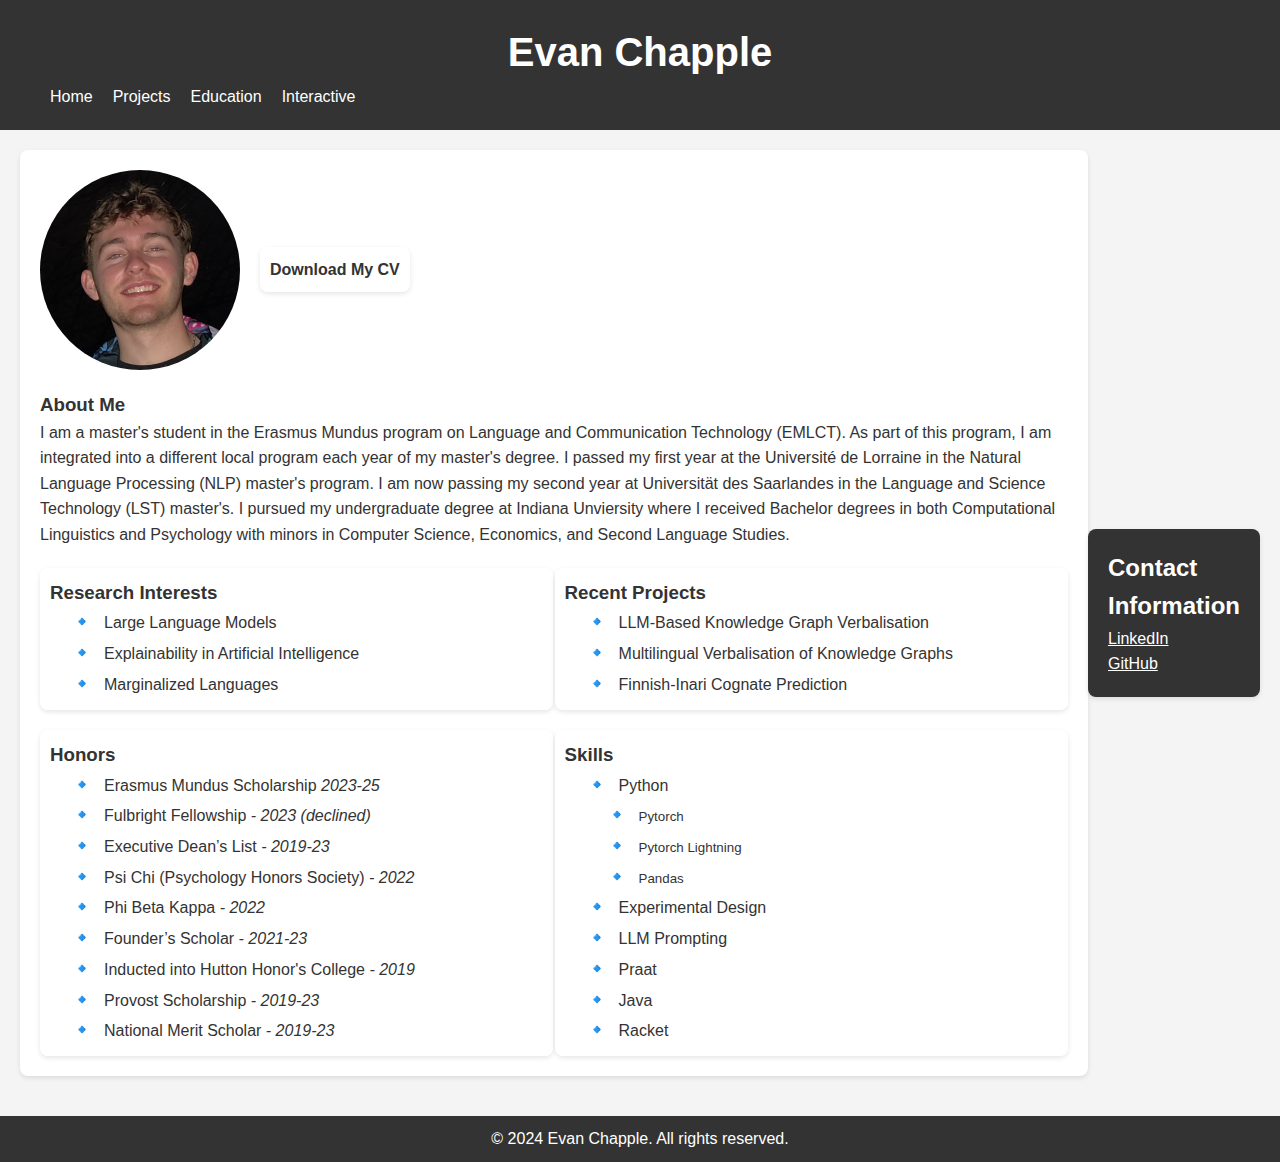
<file: index.html>
<!DOCTYPE HTML>
<html lang="en">
	<head>
		<meta charset="utf-8">
		<meta name="viewport" content="width=device-width, initial-scale=1.0">
		<meta name="author" content="Evan Chapple">
		<title>Evan Chapple | Homepage</title>
		<link rel="stylesheet" href="css/styles.css">
	</head>
	<body>
		<header>
			<div class="container">
				<h1>Evan Chapple</h1>
				<nav>
					<ul>
                        <li><a href="index.html">Home</a></li>
						<li><a href="project.html">Projects</a></li>
						<li><a href="education.html">Education</a></li>
                        <li><a href="interactive.html">Interactive</a></li>
					</ul>
				</nav>
			</div>
		</header>
		<main>
			<section id="about">
                <div class="profile">
				    <img src="imgs/self.jpeg" alt="A picture of myself">
                    <div class="cv-download">
                        <a href="cv/cv.pdf" download="Evan_Chapple_CV">Download My CV</a>
                    </div>
                </div>
                <div class="biography">
					<h3>About Me</h3>
					<p>I am a master's student in the Erasmus Mundus program on Language and Communication Technology (EMLCT). As part of this program, I am integrated into a different local program each year of my master's degree. I passed my first year at the Université de Lorraine in the Natural Language Processing (NLP) master's program. I am now passing my second year at Universität des Saarlandes in the Language and Science Technology (LST) master's. I pursued my undergraduate degree at Indiana Unviersity where I received Bachelor degrees in both Computational Linguistics and Psychology with minors in Computer Science, Economics, and Second Language Studies.</p>
                </div>
                <div class="subsections">
                    <div class="subsection">
                        <h3>Research Interests</h3>
                            <ul>
                                <li>Large Language Models</li>
                                <li>Explainability in Artificial Intelligence</li>
                                <li>Marginalized Languages</li>
                            </ul>
                    </div>
                    <div class="subsection">
                        <h3>Recent Projects</h3>
                        <ul>
                            <li>LLM-Based Knowledge Graph Verbalisation</li>
                            <li>Multilingual Verbalisation of Knowledge Graphs</li>
                            <li>Finnish-Inari Cognate Prediction</li>
                        </ul>
                    </div>
				</div>
                <div class="subsections">
                    <div class="subsection">
                        <h3>Honors</h3>
                            <ul>
                                <li>Erasmus Mundus Scholarship <i>2023-25</i></li>
                                <li>Fulbright Fellowship <i>- 2023 (declined)</i></li>
                                <li>Executive Dean’s List <i>- 2019-23</i></li>
                                <li>Psi Chi (Psychology Honors Society) <i>- 2022</i></li>
                                <li>Phi Beta Kappa <i>- 2022</i></li>
                                <li>Founder’s Scholar <i>- 2021-23</i></li>
                                <li>Inducted into Hutton Honor's College <i>- 2019</i></li>
                                <li>Provost Scholarship <i>- 2019-23</i></li>
                                <li>National Merit Scholar <i>- 2019-23</i></li>
                            </ul>
                    </div>
                    <div class="subsection">
                        <h3>Skills</h3>
                        <ul>
                            <li>Python
                                <ul>
                                    <li><span class="subtext">Pytorch</span></li>
                                    <li><span class="subtext">Pytorch Lightning</span></li>
                                    <li><span class="subtext">Pandas</span></li>
                                </ul>
                            </li>
                            <li>Experimental Design</li>
                            <li>LLM Prompting</li>
                            <li>Praat</li>
                            <li>Java</li>
                            <li>Racket</li>
                        </ul>
                    </div>
				</div>
			</section>
			<section id="contacts">
				<h2>Contact Information</h2>
				<ul>
					<li><a href="https://www.linkedin.com/in/evan-chapple-0b7a1aa6/">LinkedIn</a></li>
					<li><a href="https://github.com/evanpkchapple/">GitHub</a></li>
				</ul>
			</section>
		</main>
		<footer>
			<p>© 2024 Evan Chapple. All rights reserved.</p>
		</footer>
	</body>
</html>
</file>
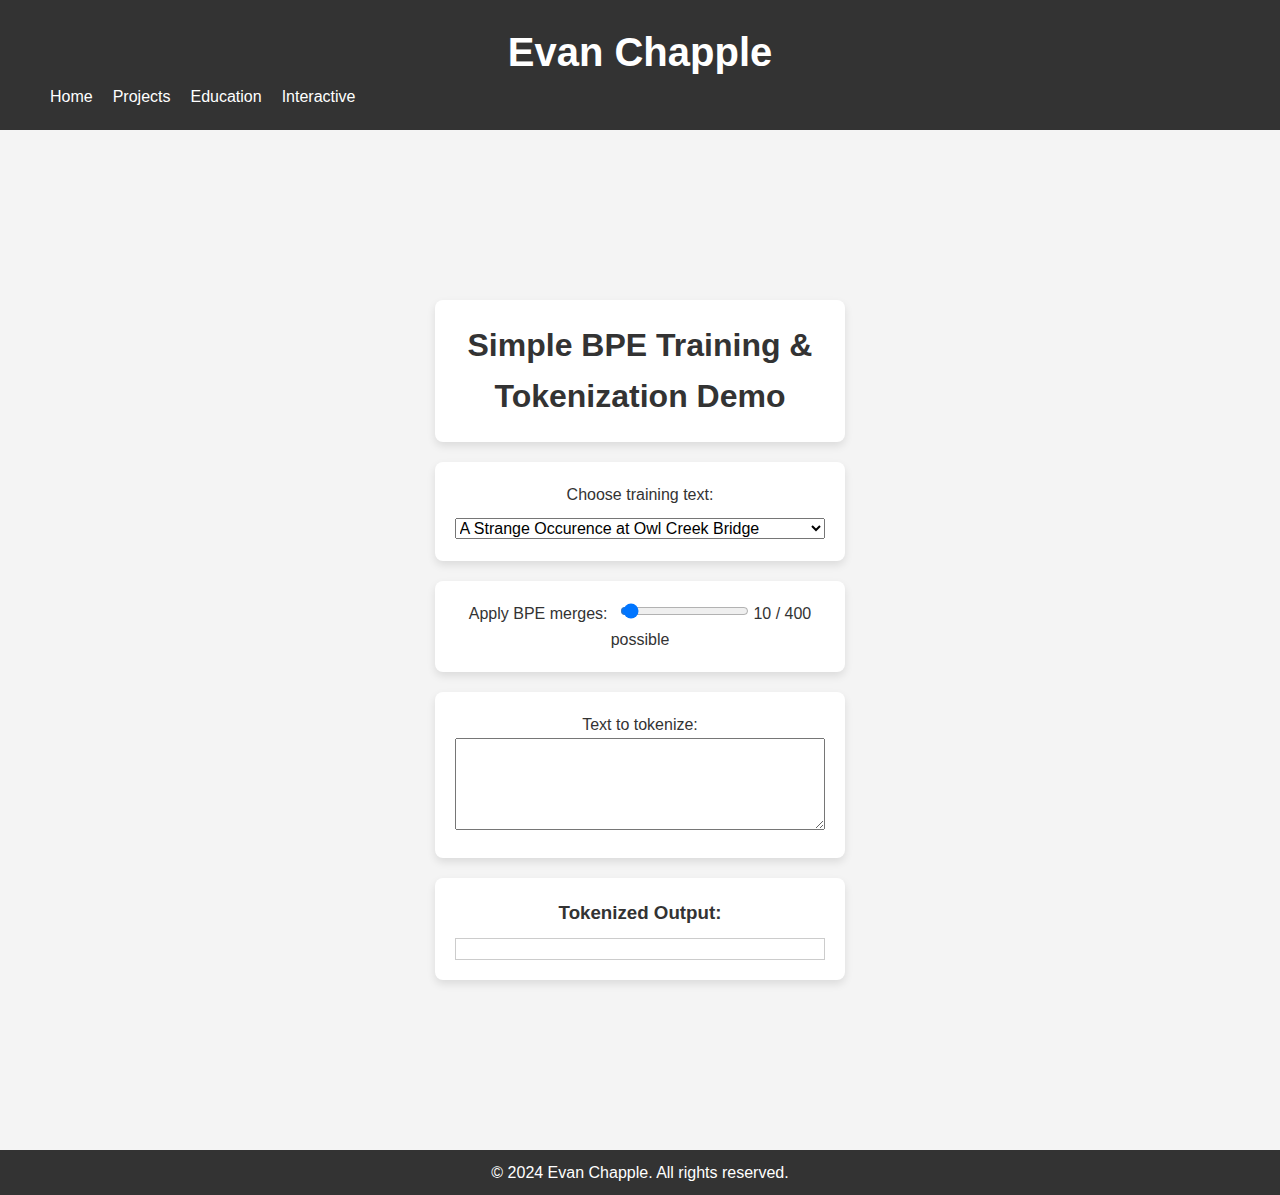
<file: interactive/byte-pair-encoding/index.html>
<!DOCTYPE html>
<html>
    <head>
        <meta charset="UTF-8">
        <Title>Game of Life</Title>
        <link rel="stylesheet" href="../../css/styles.css">
        <link rel="stylesheet" href="styles.css">
        <script src="bpe.js"></script>
        <meta name="viewport" content="width=device-width, initial-scale=1.0">
		<meta name="author" content="Evan Chapple">
    </head>
    <body>
        <header>
			<div class="container">
				<h1>Evan Chapple</h1>
				<nav>
					<ul>
                        <li><a href="../../index.html">Home</a></li>
						<li><a href="../../project.html">Projects</a></li>
						<li><a href="../../education.html">Education</a></li>
                        <li><a href="../../interactive.html">Interactive</a></li>
					</ul>
				</nav>
			</div>
		</header>
        <main>
            <div class="center-stack">
                <div class="box">
                    <h1>Simple BPE Training & Tokenization Demo</h1>
                </div>
                <div class="box">
                    <label for="trainFileSelect">Choose training text:</label>
                    <select id="trainFileSelect" onchange="trainTokenizer()">
                        <option value="data/A_Strange_Occurence_at_Owl_Creek_Bridge.txt">A Strange Occurence at Owl Creek Bridge</option>
                        <option value="data/Canada_Wiki.txt">Wikipedia Page of Canada</option>
                        <option value="data/US_Constitution.txt">The United States' Constitution</option>
                    </select>
                </div>
                <div class="box">
                    <label class="slider-label" for="bpeSlider">Apply BPE merges:</label>
                    <input
                    type="range"
                    id="bpeSlider"
                    min="0"
                    max="400"
                    step="1"
                    value="10"
                    oninput="updateSliderValue(); tokenizeInput()"
                    />
                    <span id="sliderValue">10</span> / <span id="maxMerges">400</span> possible
                </div>
                <div class="box">
                    <label for="inputText">Text to tokenize:</label><br>
                    <textarea
                    id="inputText"
                    rows="5"
                    oninput="tokenizeInput()"
                    ></textarea>
                </div>
                <div class="box">
                    <h3>Tokenized Output:</h3>
                    <div id="tokenizedOutput"></div>
                </div>
            </div>
        </main>      
        <footer>
            <p>© 2024 Evan Chapple. All rights reserved.</p>
        </footer>  
        </body>
        </html>
</file>
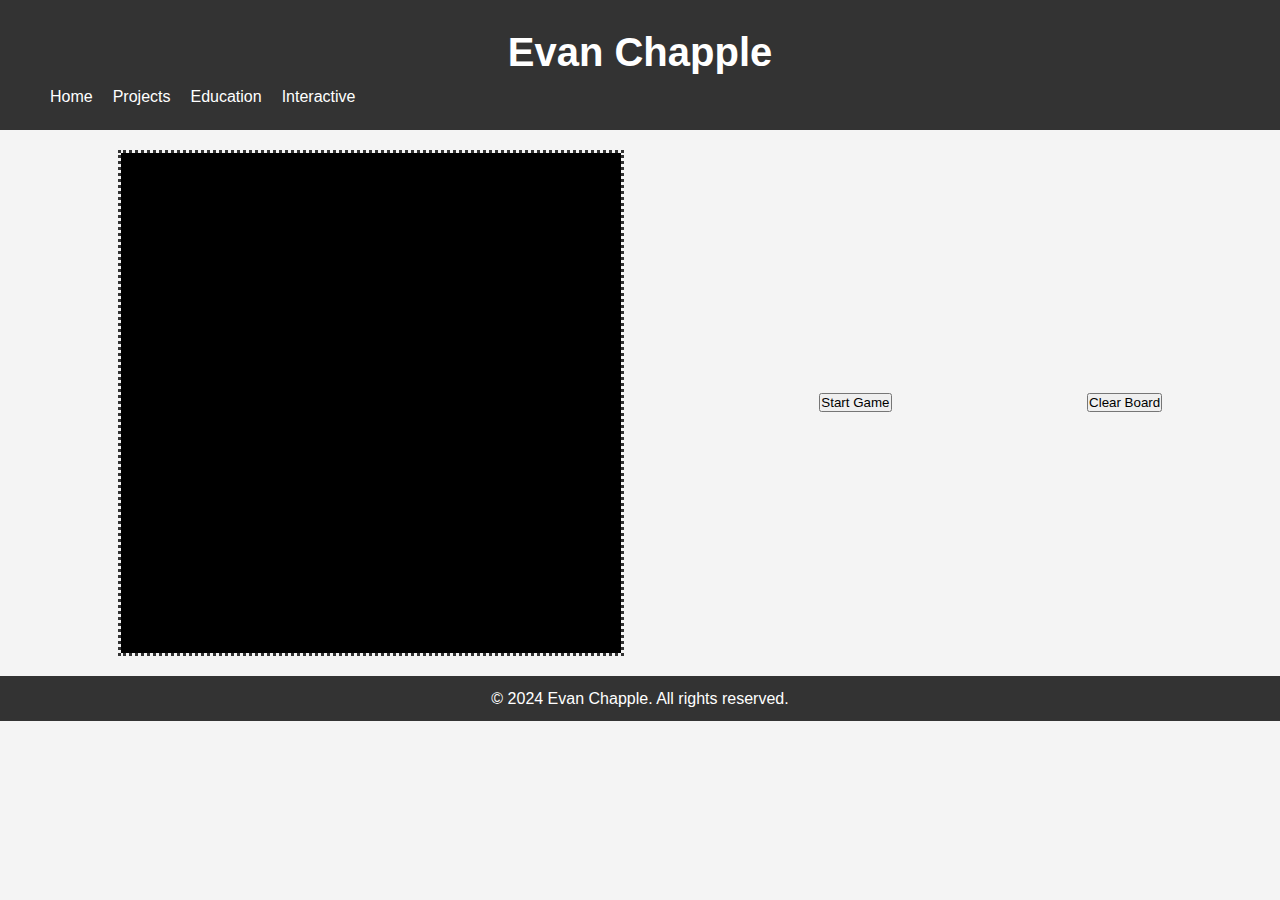
<file: interactive/game-of-life/index.html>
<!DOCTYPE html>
<html>
    <head>
        <meta charset="UTF-8">
        <Title>Game of Life</Title>
        <link rel="stylesheet" href="../../css/styles.css">
        <link rel="stylesheet" href="styles.css">
        <meta name="viewport" content="width=device-width, initial-scale=1.0">
		<meta name="author" content="Evan Chapple">
    </head>
    <body>
        <header>
			<div class="container">
				<h1>Evan Chapple</h1>
				<nav>
					<ul>
                        <li><a href="../../index.html">Home</a></li>
						<li><a href="../../project.html">Projects</a></li>
						<li><a href="../../education.html">Education</a></li>
                        <li><a href="../../interactive.html">Interactive</a></li>
					</ul>
				</nav>
			</div>
		</header>
        <main>
            <div id="board"></div>
            <button id="start-game" onclick="toggleGame()">Start Game</button>
            <button id="clear-game" onclick="clearBoard()">Clear Board</button>
            
            <script src="gol.js"></script>
        </main>
        <footer>
            <p>© 2024 Evan Chapple. All rights reserved.</p>
        </footer>
    </body>
</html>
</file>
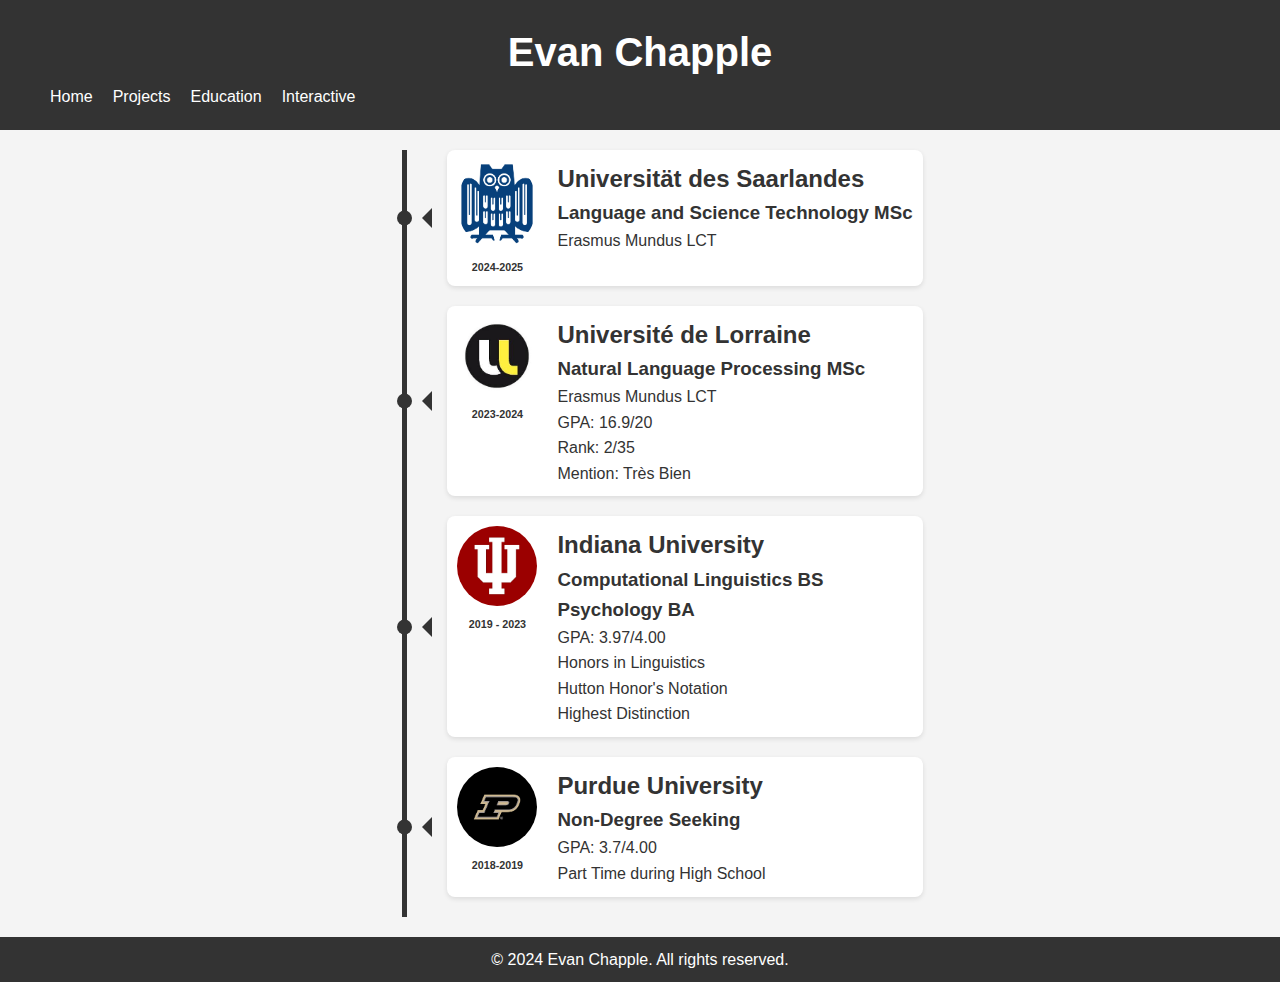
<file: education.html>
<!DOCTYPE HTML>
<html lang="en">
<head>
    <meta charset="utf-8">
    <meta name="viewport" content="width=device-width, initial-scale=1.0">
    <meta name="author" content="Evan Chapple">
    <title>Evan Chapple | Education</title>
    <link rel="stylesheet" href="css/styles.css">
</head>
<body>
    <header>
        <div class="container">
            <h1>Evan Chapple</h1>
            <nav>
                <ul>
                    <li><a href="index.html">Home</a></li>
                    <li><a href="project.html">Projects</a></li>
                    <li><a href="education.html">Education</a></li>
                    <li><a href="interactive.html">Interactive</a></li>
                </ul>
            </nav>
        </div>
    </header>
    <main>
        <div class="timeline">
            <div class="timeline-line"></div>
            <ul>
                <li>
                    <div class="timeline-arrow"></div>
                    <div class="timeline-content">
                        <div class="left-col">
                            <img src="imgs/uni-saarland.png" alt="Universität des Saarlandes" class="school-logo">
                            <h6>2024-2025</h6>
                        </div>
                        <div class="right-col">
                            <h2>Universität des Saarlandes</h2>
                            <h3>Language and Science Technology MSc</h3>
                            <p>Erasmus Mundus LCT</p>
                        </div>
                    </div>
                </li>
                <li>
                    <div class="timeline-arrow"></div>
                    <div class="timeline-content">
                        <div class="left-col">
                            <img src="imgs/univ-lorraine.jpeg" alt="Université de Lorraine" class="school-logo">
                            <h6>2023-2024</h6>
                        </div>
                        <div class="right-col">
                            <h2>Université de Lorraine</h2>
                            <h3>Natural Language Processing MSc</h3>
                            <p>
                            Erasmus Mundus LCT<br>
                            GPA: 16.9/20<br>
                            Rank: 2/35<br>
                            Mention: Très Bien<br>
                        </div>
                    </div>
                </li>
                <li>
                    <div class="timeline-arrow"></div>
                    <div class="timeline-content">
                        <div class="left-col">
                            <img src="imgs/indiana-university.png" alt="Indiana University" class="school-logo">
                            <h6>2019 - 2023</h6>
                        </div>
                        <div class="right-col">
                            <h2>Indiana University</h2>
                            <h3>Computational Linguistics BS<br>Psychology BA</h3>
                            <p>
                            GPA: 3.97/4.00<br>
                            Honors in Linguistics<br>
                            Hutton Honor's Notation<br>
                            Highest Distinction
                            </p>
                        </div>
                    </div>
                </li>
                <li>
                    <div class="timeline-arrow"></div>
                    <div class="timeline-content">
                        <div class="left-col">
                            <img src="imgs/purdue-university.jpg" alt="Purdue University" class="school-logo">
                            <h6>2018-2019</h6>
                        </div>
                        <div class="right-col">
                            <h2>Purdue University</h2>
                            <h3>Non-Degree Seeking</h3>
                            <p>
                            GPA: 3.7/4.00<br>
                            Part Time during High School
                            </p>
                        </div>
                    </div>
                </li>
            </ul>
        </div>
    </main>
    <footer>
        <p>© 2024 Evan Chapple. All rights reserved.</p>
    </footer>
</body>
</html>
</file>
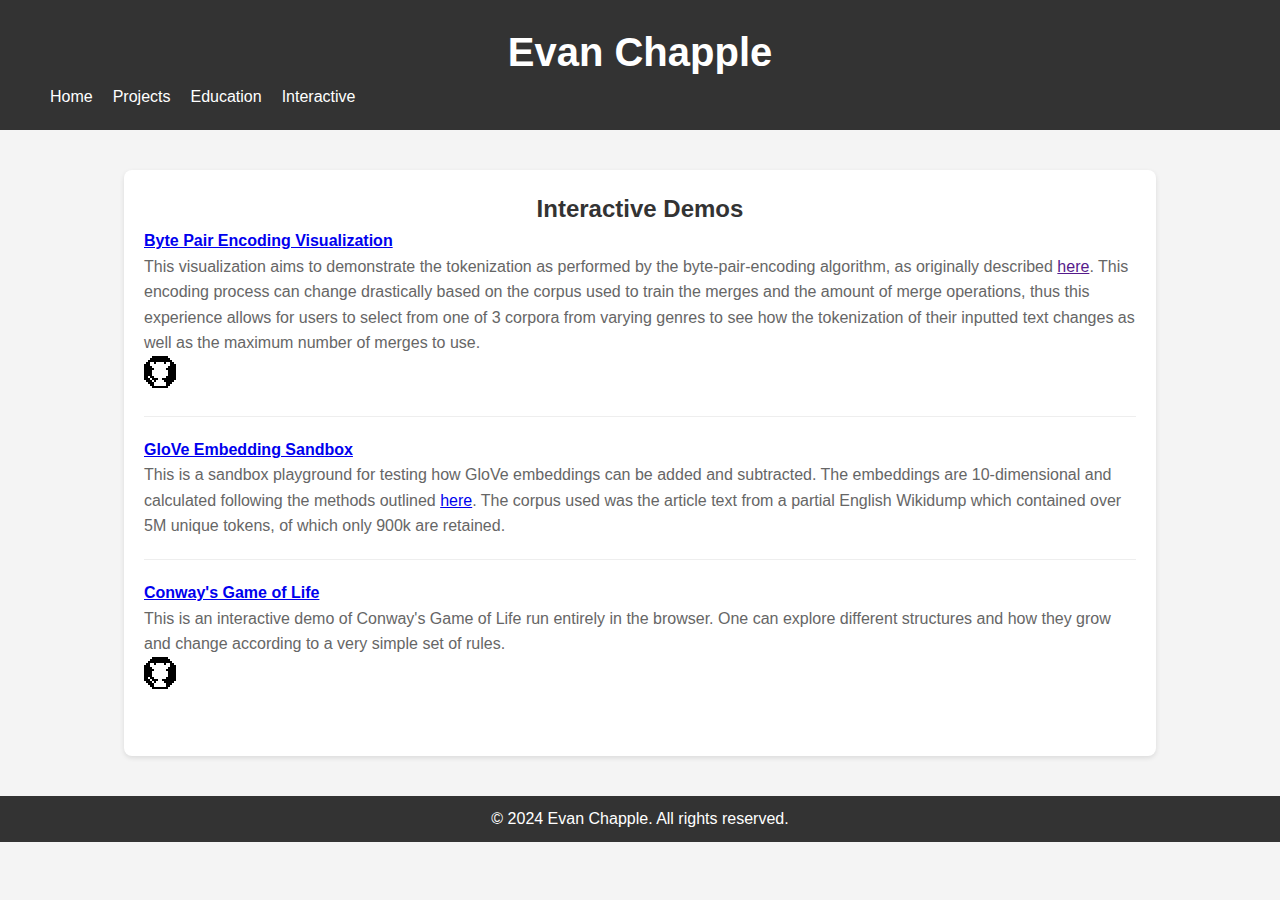
<file: interactive.html>
<!DOCTYPE HTML>
<html lang="en">
<head>
    <meta charset="utf-8">
    <meta name="viewport" content="width=device-width, initial-scale=1.0">
    <meta name="author" content="Evan Chapple">
    <title>Evan Chapple | Interactive Demos</title>
    <link rel="stylesheet" href="css/styles.css">
</head>
<body>
    <header>
        <div class="container">
            <h1>Evan Chapple</h1>
            <nav>
                <ul>
                    <li><a href="index.html">Home</a></li>
                    <li><a href="project.html">Projects</a></li>
                    <li><a href="education.html">Education</a></li>
                    <li><a href="interactive.html">Interactive</a></li>
                </ul>
            </nav>
        </div>
    </header>
    <main>
        <section class="projects">
            <h2>Interactive Demos</h2>
            <ul>
                <li>
                    <h4><a href="interactive/byte-pair-encoding/index.html">Byte Pair Encoding Visualization</a></h4>
                    <p>This visualization aims to demonstrate the tokenization as performed by the byte-pair-encoding algorithm, as originally described <a href="">here</a>. This encoding process can change drastically based on the corpus used to train the merges and the amount of merge operations, thus this experience allows for users to select from one of 3 corpora from varying genres to see how the tokenization of their inputted text changes as well as the maximum number of merges to use.</p>
                    <div class="tooltip">
                        <a href="https://github.com/evanpkchapple/byte-pair-encoding" target="_blank">
                            <img src="imgs/github-logo.png" alt="View Code">
                            <span class="tooltiptext">View Code</span>
                        </a>
                    </div>
                </li>
                <li>
                    <h4><a href="interactive/glove-embeddings/index.html">GloVe Embedding Sandbox</a></h4>
                    <p>This is a sandbox playground for testing how GloVe embeddings can be added and subtracted. The embeddings are 10-dimensional and calculated following the methods outlined <a href="https://nlp.stanford.edu/pubs/glove.pdf">here</a>. The corpus used was the article text from a partial English Wikidump which contained over 5M unique tokens, of which only 900k are retained.</p>
                </li>
                <li>
                    <h4><a href="interactive/game-of-life/index.html">Conway's Game of Life</a></h4>
                    <p>This is an interactive demo of Conway's Game of Life run entirely in the browser. One can explore different structures and how they grow and change according to a very simple set of rules.</p>
                    <div class="tooltip">
                        <a href="https://github.com/evanpkchapple/game-of-life" target="_blank">
                            <img src="imgs/github-logo.png" alt="View Code">
                            <span class="tooltiptext">View Code</span>
                        </a>
                    </div>
                </li>
            </ul>
        </section>
    </main>
    <footer>
        <p>© 2024 Evan Chapple. All rights reserved.</p>
    </footer>
</body>
</html>
</file>
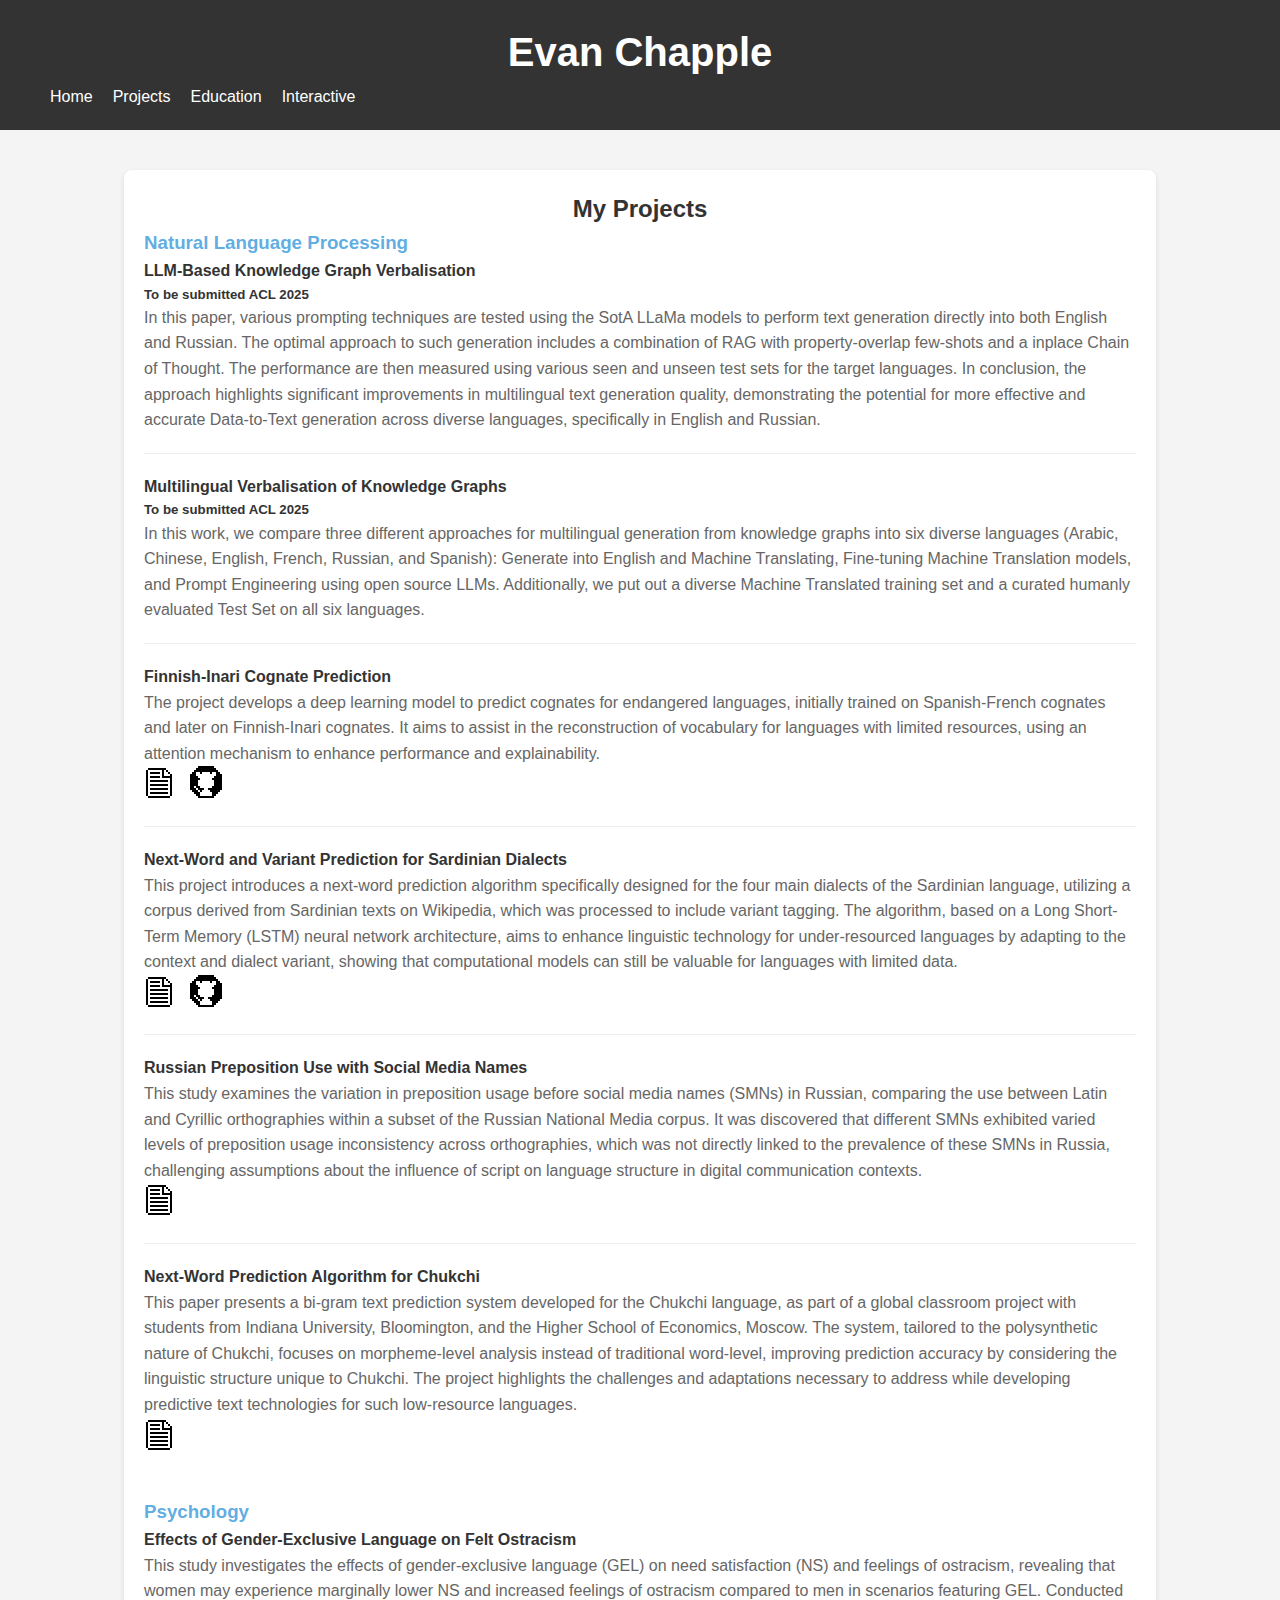
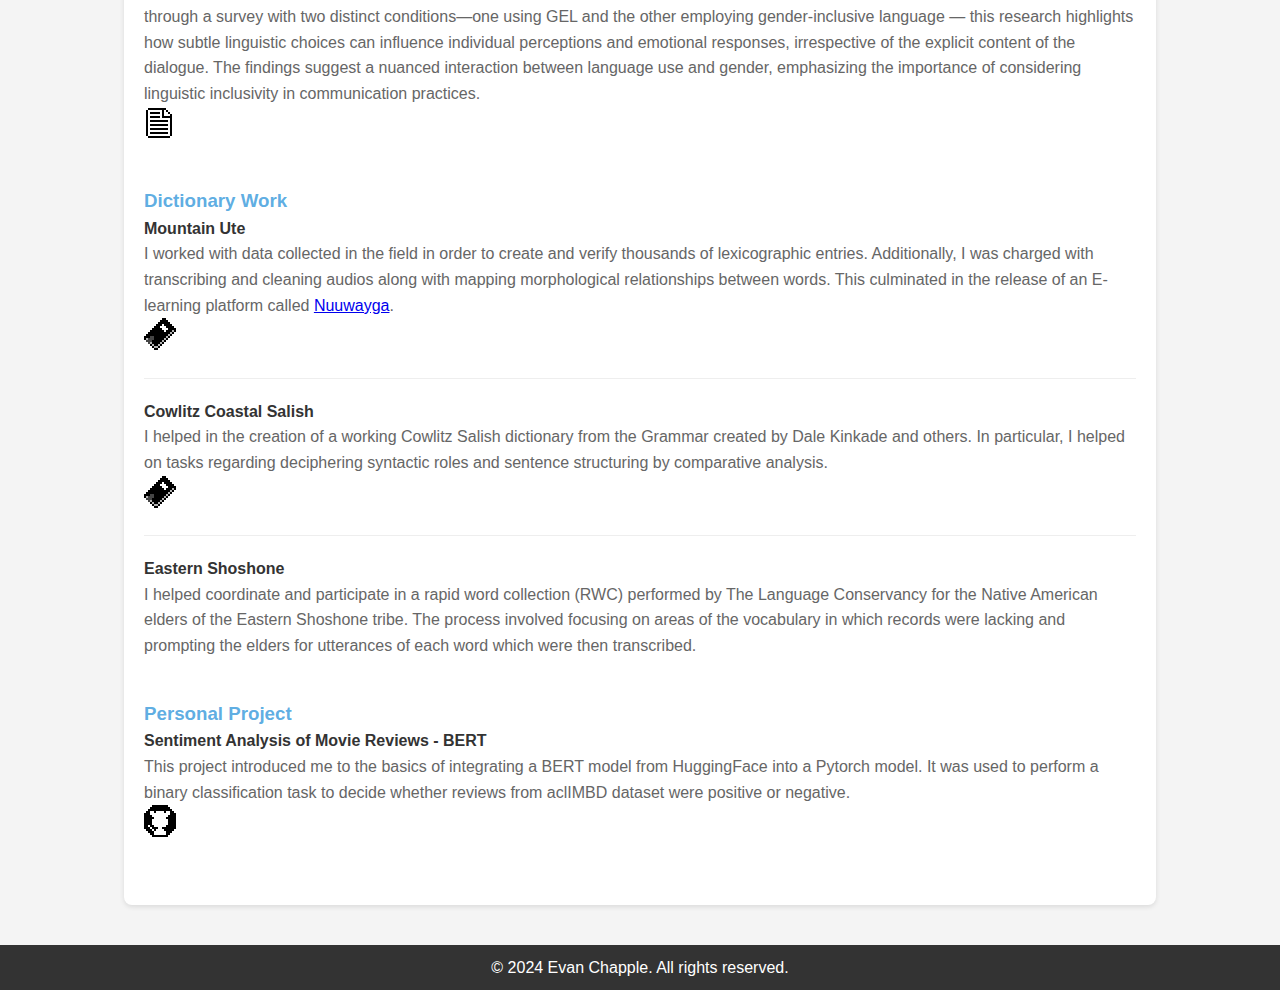
<file: project.html>
<!DOCTYPE HTML>
<html lang="en">
<head>
    <meta charset="utf-8">
    <meta name="viewport" content="width=device-width, initial-scale=1.0">
    <meta name="author" content="Evan Chapple">
    <title>Evan Chapple | Projects</title>
    <link rel="stylesheet" href="css/styles.css">
</head>
<body>
    <header>
        <div class="container">
            <h1>Evan Chapple</h1>
            <nav>
                <ul>
                    <li><a href="index.html">Home</a></li>
                    <li><a href="project.html">Projects</a></li>
                    <li><a href="education.html">Education</a></li>
                    <li><a href="interactive.html">Interactive</a></li>
                </ul>
            </nav>
        </div>
    </header>
    <main>
        <section class="projects">
            <h2>My Projects</h2>
            <h3>Natural Language Processing</h3>
            <ul>
                <li>
                    <h4>LLM-Based Knowledge Graph Verbalisation</h4>
                    <h5>To be submitted ACL 2025</h5>
                    <p>In this paper, various prompting techniques are tested using the SotA LLaMa models to perform text generation directly into both English and Russian. The optimal approach to such generation includes a combination of RAG with property-overlap few-shots and a inplace Chain of Thought. The performance are then measured using various seen and unseen test sets for the target languages. In conclusion, the approach highlights significant improvements in multilingual text generation quality, demonstrating the potential for more effective and accurate Data-to-Text generation across diverse languages, specifically in English and Russian.</p>
                </li>
                <li>
                    <h4>Multilingual Verbalisation of Knowledge Graphs</h4>
                    <h5>To be submitted ACL 2025</h5>
                    <p>In this work, we compare three different approaches for multilingual generation from knowledge graphs into six diverse languages (Arabic, Chinese, English, French, Russian, and Spanish): Generate into English and Machine Translating, Fine-tuning Machine Translation models, and Prompt Engineering using open source LLMs. Additionally, we put out a diverse Machine Translated training set and a curated humanly evaluated Test Set on all six languages.</p>
                </li>
                <li>
                    <h4>Finnish-Inari Cognate Prediction</h4>
                    <p>The project develops a deep learning model to predict cognates for endangered languages, initially trained on Spanish-French cognates and later on Finnish-Inari cognates. It aims to assist in the reconstruction of vocabulary for languages with limited resources, using an attention mechanism to enhance performance and explainability.</p>
                    <div class="tooltip">
                        <a href="papers/cognate_prediction.pdf" target="_blank">
                            <img src="imgs/document.png" alt="View Paper">
                            <span class="tooltiptext">View Paper</span>
                        </a>
                    </div>
                    <div class="tooltip">
                        <a href="https://github.com/evanpkchapple/cognate-prediction" target="_blank">
                            <img src="imgs/github-logo.png" alt="View Code">
                            <span class="tooltiptext">View Code</span>
                        </a>
                    </div>
                </li>
                <li>
                    <h4>Next-Word and Variant Prediction for Sardinian Dialects</h4>
                    <p>This project introduces a next-word prediction algorithm specifically designed for the four main dialects of the Sardinian language, utilizing a corpus derived from Sardinian texts on Wikipedia, which was processed to include variant tagging. The algorithm, based on a Long Short-Term Memory (LSTM) neural network architecture, aims to enhance linguistic technology for under-resourced languages by adapting to the context and dialect variant, showing that computational models can still be valuable for languages with limited data.</p>
                    <div class="tooltip">
                        <a href="papers/honors_thesis.pdf" target="_blank">
                            <img src="imgs/document.png" alt="View Paper">
                            <span class="tooltiptext">View Paper</span>
                        </a>
                    </div>
                    <div class="tooltip">
                        <a href="https://github.com/evanpkchapple/sardinian_variant_prediction" target="_blank">
                            <img src="imgs/github-logo.png" alt="View Code">
                            <span class="tooltiptext">View Code</span>
                        </a>
                    </div>
                </li>
                <li>
                    <h4>Russian Preposition Use with Social Media Names</h4>
                    <p>This study examines the variation in preposition usage before social media names (SMNs) in Russian, comparing the use between Latin and Cyrillic orthographies within a subset of the Russian National Media corpus. It was discovered that different SMNs exhibited varied levels of preposition usage inconsistency across orthographies, which was not directly linked to the prevalence of these SMNs in Russia, challenging assumptions about the influence of script on language structure in digital communication contexts.</p>
                    <div class="tooltip">
                        <a href="papers/russian_preposition_social_media.pdf" target="_blank">
                            <img src="imgs/document.png" alt="View Paper">
                            <span class="tooltiptext">View Paper</span>
                        </a>
                    </div>
                </li>
                <li>
                    <h4>Next-Word Prediction Algorithm for Chukchi</h4>
                    <p>This paper presents a bi-gram text prediction system developed for the Chukchi language, as part of a global classroom project with students from Indiana University, Bloomington, and the Higher School of Economics, Moscow. The system, tailored to the polysynthetic nature of Chukchi, focuses on morpheme-level analysis instead of traditional word-level, improving prediction accuracy by considering the linguistic structure unique to Chukchi. The project highlights the challenges and adaptations necessary to address while developing predictive text technologies for such low-resource languages.</p>
                    <div class="tooltip">
                        <a href="papers/predictive_keyboard_chukchi.pdf" target="_blank">
                            <img src="imgs/document.png" alt="View Paper">
                            <span class="tooltiptext">View Paper</span>
                        </a>
                    </div>
                </li>
            </ul>
            <h3>Psychology</h3>
            <ul>
                <li>
                    <h4>Effects of Gender-Exclusive Language on Felt Ostracism</h4>
                    <p>This study investigates the effects of gender-exclusive language (GEL) on need satisfaction (NS) and feelings of ostracism, revealing that women may experience marginally lower NS and increased feelings of ostracism compared to men in scenarios featuring GEL. Conducted through a survey with two distinct conditions—one using GEL and the other employing gender-inclusive language — this research highlights how subtle linguistic choices can influence individual perceptions and emotional responses, irrespective of the explicit content of the dialogue. The findings suggest a nuanced interaction between language use and gender, emphasizing the importance of considering linguistic inclusivity in communication practices.</p>
                    <div class="tooltip">
                        <a href="papers/gender_ostracism.pdf" target="_blank">
                            <img src="imgs/document.png" alt="View Paper">
                            <span class="tooltiptext">View Paper</span>
                        </a>
                    </div>
                </li>
            </ul>
            <h3>Dictionary Work</h3>
            <ul>
                <li>
                    <h4>Mountain Ute</h4>
                    <p>I worked with data collected in the field in order to create and verify thousands of lexicographic entries. Additionally, I was charged with transcribing and cleaning audios along with mapping morphological relationships between words. This culminated in the release of an E-learning platform called <a href="https://nuuwayga.com/" target="_blank">Nuuwayga</a>.</p>
                    <div class="tooltip">
                        <a href="https://dictionary.utelanguage.org/" target="_blank">
                            <img src="imgs/dictionary.png" alt="View Dictionary">
                            <span class="tooltiptext">View Dictionary</span>
                        </a>
                    </div>
                </li>
                <li>
                    <h4>Cowlitz Coastal Salish</h4>
                    <p>I helped in the creation of a working Cowlitz Salish dictionary from the Grammar created by Dale Kinkade and others. In particular, I helped on tasks regarding deciphering syntactic roles and sentence structuring by comparative analysis.</p>
                    <div class="tooltip">
                        <a href="https://dictionary.cowlitzsalish.org/" target="_blank">
                            <img src="imgs/dictionary.png" alt="View Dictionary">
                            <span class="tooltiptext">View Dictionary</span>
                        </a>
                    </div>
                </li>
                <li>
                    <h4>Eastern Shoshone</h4>
                    <p>I helped coordinate and participate in a rapid word collection (RWC) performed by The Language Conservancy for the Native American elders of the Eastern Shoshone tribe. The process involved focusing on areas of the vocabulary in which records were lacking and prompting the elders for utterances of each word which were then transcribed.</p>
                </li>
            </ul>
            <h3>Personal Project</h3>
            <ul>
                <li>
                    <h4>Sentiment Analysis of Movie Reviews - BERT</h4>
                    <p>This project introduced me to the basics of integrating a BERT model from HuggingFace into a Pytorch model. It was used to perform a binary classification task to decide whether reviews from aclIMBD dataset were positive or negative.</p>
                    <div class="tooltip">
                        <a href="https://github.com/evanpkchapple/BERT-binary-classification" target="_blank">
                            <img src="imgs/github-logo.png" alt="View Code">
                            <span class="tooltiptext">View Code</span>
                        </a>
                    </div>
                </li>
            </ul>
        </section>
    </main>
    <footer>
        <p>© 2024 Evan Chapple. All rights reserved.</p>
    </footer>
</body>
</html>
</file>
<file: css/styles.css>
* {
    margin: 0;
    padding: 0;
}

body {
    font-family: 'Arial', sans-serif;
    line-height: 1.6;
    color: #333;
    background: #f4f4f4;
}

.container {
    max-width: 1200px;
    margin: auto;
    padding: 0 20px;
}

header {
    background: #333;
    color: #fff;
    padding: 20px 0;
    text-align: center;
}

header h1 {
    margin: 0;
    font-size: 2.5em;
    color: #fff;
}

header nav ul {
    display: flex;
    list-style: none;
    justify-content: center;
}

header nav ul li {
    margin: 0 10px;
}

header nav ul li a {
    color: white;
    text-decoration: none;
    transition: color 0.3s;
}

header nav ul li a:hover {
    color: rgba(52, 152, 219, 0.8);
}

main {
    padding: 20px;
    display: flex;
    flex-direction: column;
    align-items: center;
}

section {
    margin-bottom: 20px;
    background: white;
    padding: 20px;
    border-radius: 8px;
    box-shadow: 0 2px 5px rgba(0,0,0,0.1);
}

footer {
    text-align: center;
    padding: 10px 0;
    background: #333;
    color: white;
}

#contacts {
    background: #333;
    padding: 20px;
    border-radius: 8px;
}

#contacts ul {
    list-style: none;
    padding: 0;
}

#contacts ul li a {
    color: white;
    transition: color 0.3s;
}

#contacts ul li a:hover {
    color: rgba(52, 152, 219, 0.8);
}

#contacts h2 {
    color: #fff;
}

.subsections {
    display: flex;
    justify-content: space-between;
    margin-top: 20px;
}

.subsection {
    width: 48%;
    padding: 10px;
    background: rgba(255, 255, 255, 0.9);
    border-radius: 8px;
    box-shadow: 0 2px 5px rgba(0, 0, 0, 0.1);
}

.subsection h3 {
    color: #333;
}

.subsection ul {
    list-style-type: none; 
    padding-left: 20px;
}

.subsection li:hover {
    background-color: #f0f0f0;
    cursor: default;
    transition: background-color 0.3s;
}

.subsection li::before {
    content: "🔹";
    color: #2a9df4;
    padding-right: 10px;
    font-size: 1.2em;
}

span.subtext {
    font-size: smaller;
}

.profile {
    display: flex;
    align-items: center;
    gap: 20px;
    margin-bottom: 20px;
}

.profile img {
    width: 200px;
    height: auto;
    border-radius: 50%;
}

.cv-download {
    background: rgba(255, 255, 255, 0.8);
    padding: 10px;
    border-radius: 8px;
    box-shadow: 0 2px 5px rgba(0, 0, 0, 0.1);
}

.cv-download a {
    color: #333;
    text-decoration: none;
    font-weight: bold;
    transition: color 0.3s;
}

.cv-download a:hover {
    color: rgba(52, 152, 219, 0.8);
}

.timeline {
    position: relative;
    padding-left: 40px;
}

.timeline-line {
    position: absolute;
    left: 45px;
    top: 0;
    bottom: 0;
    width: 5px;
    background: #333;
    z-index: 1;
}

.timeline ul {
    list-style-type: none;
    margin: 0;
    padding: 0;
}

.timeline li {
    position: relative;
    padding-left: 20px;
    margin-bottom: 20px;
}

.timeline-arrow {
    position: absolute;
    left: 35px;
    top: 50%;
    width: 0;
    height: 0;
    border-style: solid;
    border-width: 10px 10px 10px 0;
    border-color: transparent #333 transparent transparent;
    transform: translate(-100%, -50%);
    z-index: 2;
}

.timeline-content {
    display: flex;
    align-items: flex-start;
    padding: 10px;
    background: white;
    border-radius: 8px;
    box-shadow: 0 2px 5px rgba(0,0,0,0.1);
    margin-left: 30px;
}

.left-col, .right-col {
    display: flex;
    flex-direction: column;
}

.left-col {
    align-items: center;
    padding-right: 20px;
}

.right-col {
    flex-grow: 1;
    position: relative;
}

.school-logo {
    width: 80px;
    height: auto;
    border-radius: 50%;
    margin-bottom: 10px;
}

.timeline li::before {
    content: '';
    position: absolute;
    left: 0;
    top: 50%;
    transform: translateY(-50%);
    width: 15px;
    height: 15px;
    border-radius: 50%;
    background: #333;
    z-index: 3;
}

.projects {
    background: white;
    padding: 20px;
    border-radius: 8px;
    box-shadow: 0 2px 5px rgba(0,0,0,0.1);
    margin: 20px auto;
    width: 80%;
}

.projects h2 {
    color: #333;
    text-align: center;
}

.projects ul {
    list-style: none;
    padding: 0;
}

.projects li {
    margin-bottom: 20px;
    padding-bottom: 20px;
    border-bottom: 1px solid #eee;
}

.projects li:last-child {
    border-bottom: none;
}

.projects h3 {
    color: rgba(52, 152, 219, 0.8);
}

.projects p {
    color: #666;
    font-size: 1em;
}

.tooltip a {
    display: inline-block;
    margin-right: 10px;
    color: rgba(52, 152, 219, 0.8);
    text-decoration: none;
}

.projects a:hover {
    text-decoration: underline;
}

.tooltip {
    position: relative;
    display: inline-block;
}

.tooltiptext {
    visibility: hidden;
    width: 120px;
    background-color: black;
    color: #fff;
    text-align: center;
    border-radius: 6px;
    padding: 5px 0;
    position: absolute;
    z-index: 1;
    left: 50%;
    margin-left: -60px;
    top: 100%;
}

.tooltip:hover .tooltiptext {
    visibility: visible;
}

@media (min-width: 768px) {
    header nav ul {
        justify-content: start;
    }

    main {
        flex-direction: row;
        justify-content: space-around;
    }
}
</file>
<file: interactive/byte-pair-encoding/styles.css>
body {
    font-family: sans-serif;
  }
  
  .slider-label {
    margin-right: 8px;
  }
  
  #tokenizedOutput {
    margin-top: 10px;
    padding: 10px;
    border: 1px solid #ccc;
    white-space: pre-wrap;
  }
  
  .token-underline {
    display: inline-block;
    border-bottom: 2px solid #000;
    margin-right: 4px;
  }

textarea {
  width: 100%;  /* Full width of the parent box */
  max-width: 100%;  /* Prevent overflow */
  box-sizing: border-box;  /* Includes padding and border in the width */
  resize: vertical;  /* Only allow vertical resizing */
  font-family: inherit;
  font-size: 1em;
}

.center-stack {
  display: flex;
  flex-direction: column;
  justify-content: center;
  align-items: center;
  min-height: 100vh;  /* Allow content to grow beyond viewport height */
  gap: 20px;
  padding: 40px 0;  /* Prevent overlap with header/footer */
}

.center-stack .box {
  width: 60%;
  max-width: 800px;
  background-color: #fff;
  padding: 20px;
  border-radius: 8px;
  box-shadow: 0 4px 8px rgba(0, 0, 0, 0.1);
  text-align: center;
  box-sizing: border-box;  /* Ensures padding doesn't expand the box */
}

textarea, select {
  width: 100%;
  max-width: 100%;  /* Prevents overflow */
  box-sizing: border-box;
  font-family: inherit;
  font-size: 1em;
}

select {
  max-width: 400px;  /* Limit select size */
  margin-top: 10px;
}
</file>
<file: interactive/game-of-life/styles.css>
#board {
    width: 500px;
    height: 500px;
    display: flex;
    flex-wrap: wrap;
    border-style: dotted;
}

.cell {
    width: 10px;
    height: 10px;
    position: relative;
}

.alive {
    background-color: white;
}

.dead {
    background-color: black;
}
</file>
